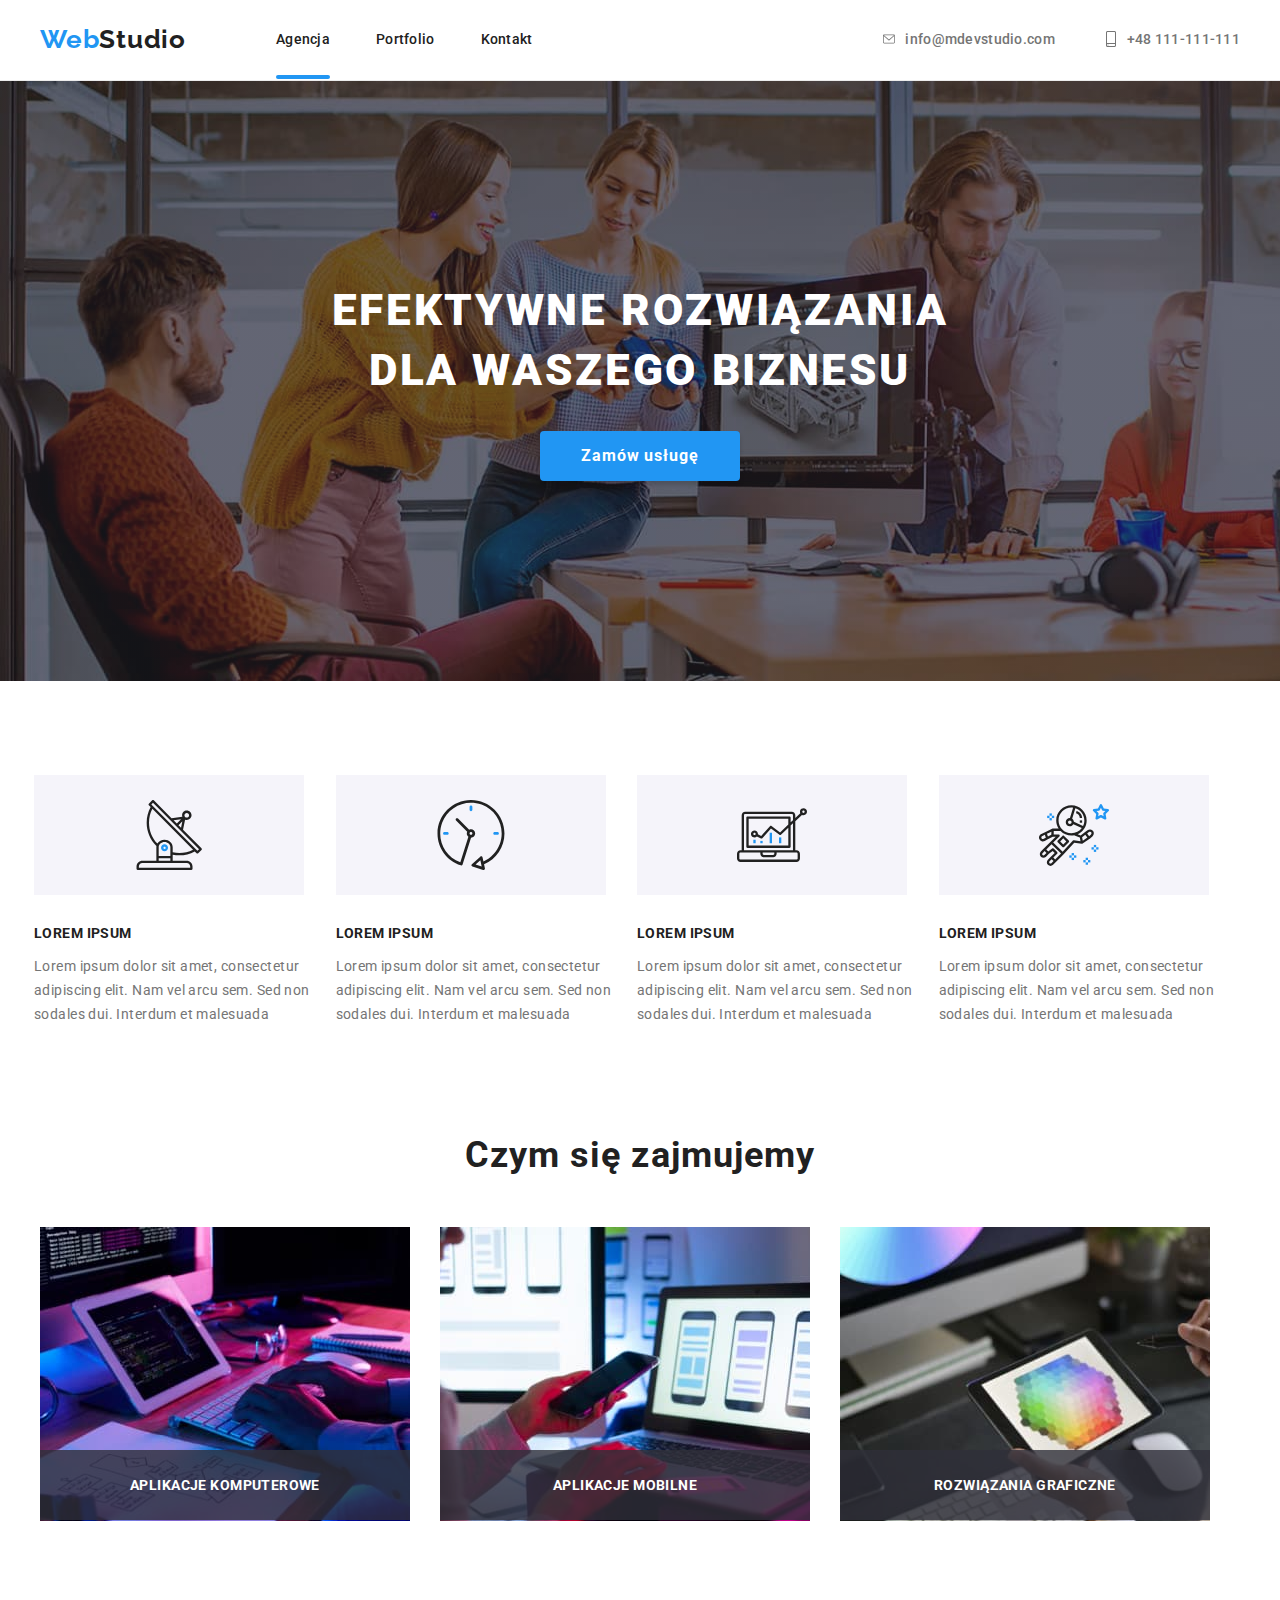
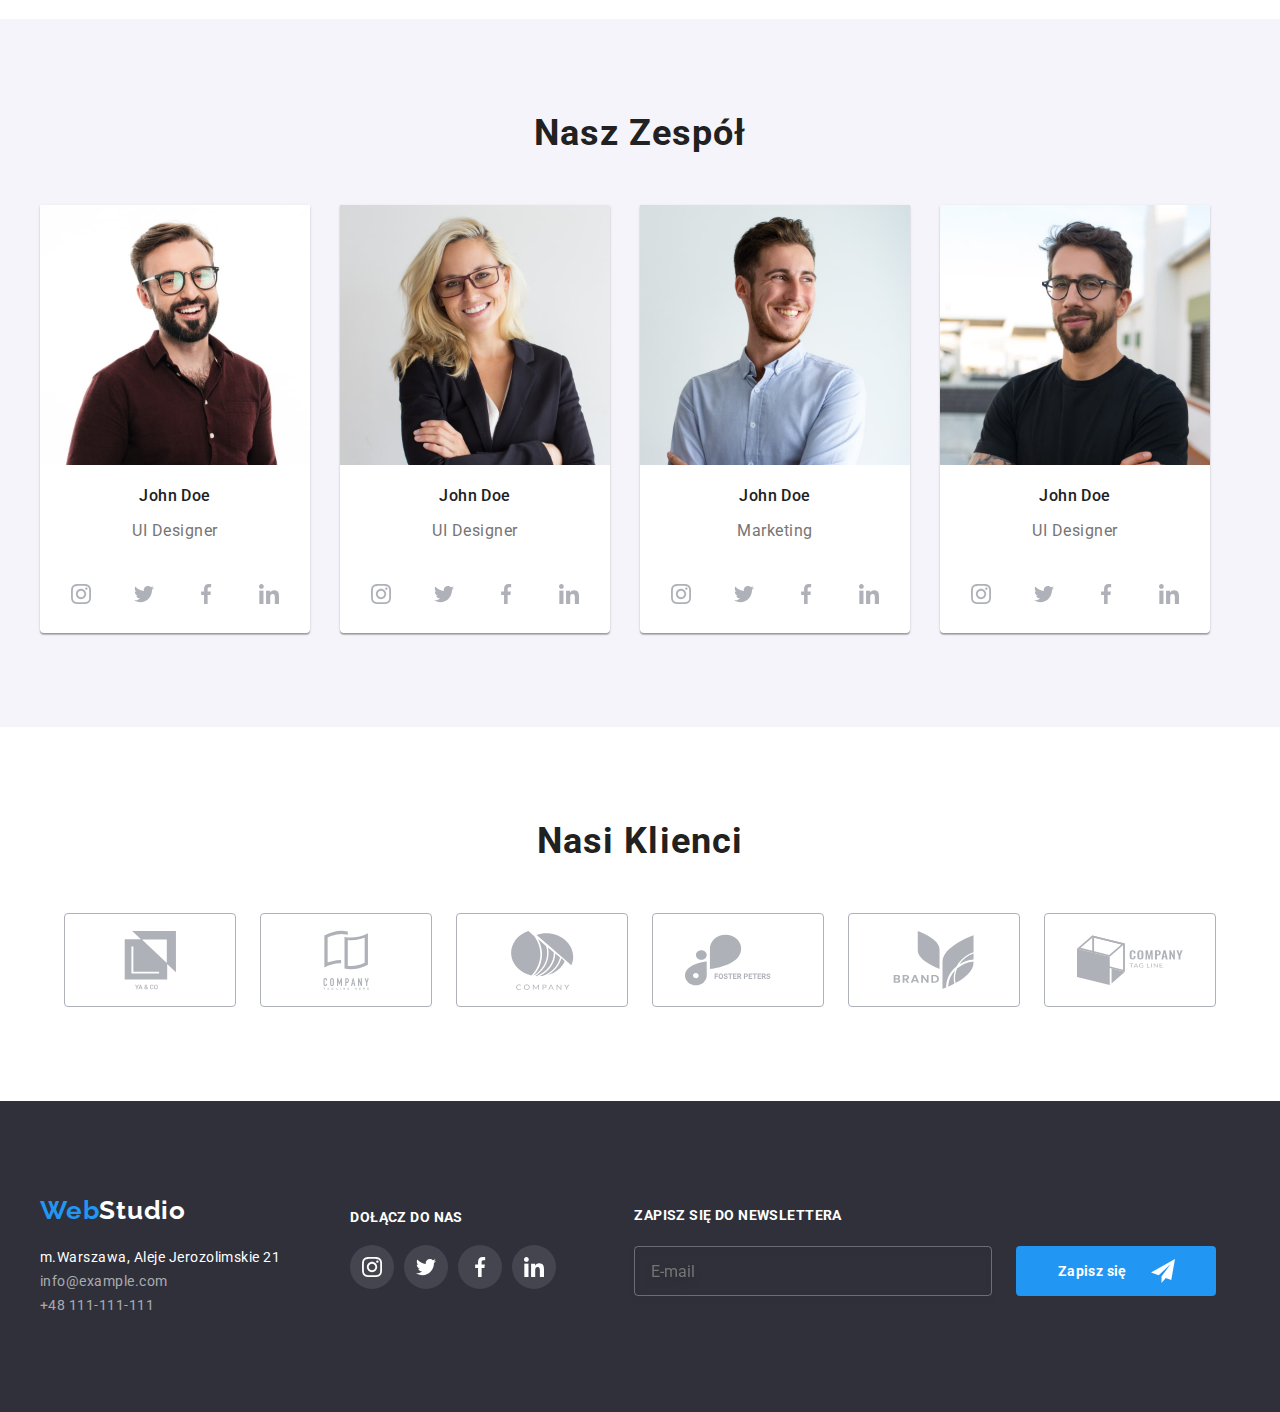
<file: index.html>
<!DOCTYPE html>
<html lang="pl">
  <head>
    <meta charset="utf-8" />
    <link
      rel="stylesheet"
      href="https://cdnjs.cloudflare.com/ajax/libs/modern-normalize/1.0.0/modern-normalize.min.css"
    />
    <link rel="stylesheet" href="./css/style.css" />
    <link rel="preconnect" href="https://fonts.googleapis.com" />
    <link rel="preconnect" href="https://fonts.gstatic.com" crossorigin />
    <link
      href="https://fonts.googleapis.com/css2?family=Raleway:wght@700&family=Roboto:wght@400;500;700;900&display=swap"
      rel="stylesheet"
    />
    <link
    rel="stylesheet"
    href="https://cdnjs.cloudflare.com/ajax/libs/animate.css/4.1.1/animate.min.css"
  />
    <title>WebStudio</title>
  </head>

  <body>
    <header class="header">
      <div class="container">
        <a class="logo" href="index.html"
          >Web<span class="span-logo">Studio</span></a
        >
        <nav class="navigation">
          <ul class="nav-list">
            <li class="nav-list-item">
              <a class="nav-list-link" href="./index.html">Agencja<span class="current"></span></a>
            </li>
            <li class="nav-list-item">
              <a class="nav-list-link" href="./portfolio.html">Portfolio</a>
            </li>
            <li class="nav-list-item">
              <a class="nav-list-link" href="/contact">Kontakt</a>
            </li>
          </ul>
        </nav>

        <a class="nav-address-mail" href="mailto:info@devstudio.com">
          <svg class="contact-icon" width="12" height="16">
            <use href="./images/icons.svg#icon-envelope"></use></svg
          >info@mdevstudio.com</a
        >
        <a class="nav-address-phone" href="tel:+48111111111">
          <svg class="contact-icon" width="12" height="16">
            <use href="./images/icons.svg#icon-smartphone"></use></svg
          >+48 111-111-111</a
        >
      </div>
    </header>

    <main>
      <section class="welcome">
        <div class="container">
          <h1 class="main-header">EFEKTYWNE ROZWIĄZANIA DLA WASZEGO BIZNESU</h1>
          <button class="main-button" type="button" data-modal-open>Zamów usługę</button>
        </div>
      </section>
      <section class="advantages section">
        <div class="container">
          <ul class="lorem-list">
            <li class="lorem-list-item">
              <div class="icon">
                <svg class="icon-group" width="70" height="70">
                  <use href="./images/icons.svg#icon-Group1"></use>
                </svg>
              </div>
              <h3 class="heading">LOREM IPSUM</h3>
              <p class="lorem-list-p">
                Lorem ipsum dolor sit amet, consectetur adipiscing elit. Nam vel
                arcu sem. Sed non sodales dui. Interdum et malesuada
              </p>
            </li>
            <li class="lorem-list-item">
              <div class="icon">
                <svg class="icon-group" width="70" height="70">
                  <use href="./images/icons.svg#icon-clock"></use>
                </svg>
              </div>
              <h3 class="heading">LOREM IPSUM</h3>
              <p class="lorem-list-p">
                Lorem ipsum dolor sit amet, consectetur adipiscing elit. Nam vel
                arcu sem. Sed non sodales dui. Interdum et malesuada
              </p>
            </li>
            <li class="lorem-list-item">
              <div class="icon">
                <svg class="icon-group" width="70" height="70">
                  <use href="./images/icons.svg#icon-Group3"></use>
                </svg>
              </div>
              <h3 class="heading">LOREM IPSUM</h3>
              <p class="lorem-list-p">
                Lorem ipsum dolor sit amet, consectetur adipiscing elit. Nam vel
                arcu sem. Sed non sodales dui. Interdum et malesuada
              </p>
            </li>
            <li class="lorem-list-item">
              <div class="icon">
                <svg class="icon-group" width="70" height="70">
                  <use href="./images/icons.svg#icon-Group4"></use>
                </svg>
              </div>
              <h3 class="heading">LOREM IPSUM</h3>
              <p class="lorem-list-p">
                Lorem ipsum dolor sit amet, consectetur adipiscing elit. Nam vel
                arcu sem. Sed non sodales dui. Interdum et malesuada
              </p>
            </li>
          </ul>
        </div>
      </section>

      <section class="section">
        <div class="container">
          <h2 class="section-header">Czym się zajmujemy</h2>
          <ul class="works-list">
            <li class="works-list-item">
              <img class="thumb"
                src="./images/box1.jpg"
                alt="osoba pracująca przy komputerze"
                width="370"
                height="294"
              />
              <p class="label">aplikacje komputerowe</p>
            </li>
            <li class="works-list-item">
              <img class="thumb"
                src="./images/box2.jpg"
                alt="osoba sprawdzająca telefon przy komputerze"
                width="370"
                height="294"
              />
              <p class="label">aplikacje mobilne</p>
            </li>
            <li class="works-list-item">
              <img class="thumb"
                src="./images/box3.jpg"
                alt="osoba sprawdzająca gamę kolorów na tablecie"
                width="370"
                height="294"
              />
              <p class="label">rozwiązania graficzne</p>
            </li>
          </ul>
        </div>
      </section>

      <section class="section team">
        <div class="container">
          <h2 class="section-header">Nasz Zespół</h2>
          <ul class="team-list">
            <li class="team-list-item">
              <figure class="team-list-card">
                <img
                  src="./images/img1.jpg"
                  width="270"
                  height="260"
                  alt="product designer"
                />
                <figcaption class="team-caption">
                  <p class="name">John Doe</p>
                  <p class="tile">UI Designer</p>
                </figcaption>
                <div class="socials-links">
                  <a class="team-list-link" href="#">
                    <svg class="social-icon" width="20" height="20">
                      <use href="./images/icons.svg#icon-instagram"></use>
                    </svg>
                  </a>
                  <a class="team-list-link" href="#">
                    <svg class="social-icon" width="20" height="20">
                      <use href="./images/icons.svg#icon-twitter"></use>
                    </svg>
                  </a>
                  <a class="team-list-link" href="#">
                    <svg class="social-icon" width="20" height="20">
                      <use href="./images/icons.svg#icon-facebook"></use>
                    </svg>
                  </a>
                  <a class="team-list-link" href="#">
                    <svg class="social-icon" width="20" height="20">
                      <use href="./images/icons.svg#icon-linkedin"></use>
                    </svg>
                  </a>
                </div>
              </figure>
            </li>
            <li class="team-list-item">
              <figure class="team-list-card">
                <img
                  src="./images/img.jpg"
                  width="270"
                  height="260"
                  alt="frontend developer"
                />
                <figcaption>
                  <p class="name">John Doe</p>
                  <p class="tile">UI Designer</p>
                </figcaption>
                <div class="socials-links">
                  <a class="team-list-link" href="#">
                    <svg class="social-icon" width="20" height="20">
                      <use href="./images/icons.svg#icon-instagram"></use>
                    </svg>
                  </a>
                  <a class="team-list-link" href="#">
                    <svg class="social-icon" width="20" height="20">
                      <use href="./images/icons.svg#icon-twitter"></use>
                    </svg>
                  </a>
                  <a class="team-list-link" href="#">
                    <svg class="social-icon" width="20" height="20">
                      <use href="./images/icons.svg#icon-facebook"></use>
                    </svg>
                  </a>
                  <a class="team-list-link" href="#">
                    <svg class="social-icon" width="20" height="20">
                      <use href="./images/icons.svg#icon-linkedin"></use>
                    </svg>
                  </a>
                </div>
              </figure>
            </li>
            <li class="team-list-item">
              <figure class="team-list-card">
                <img
                  src="./images/img2.jpg"
                  width="270"
                  height="260"
                  alt="Marketing"
                />
                <figcaption>
                  <p class="name">John Doe</p>
                  <p class="tile">Marketing</p>
                </figcaption>
                <div class="socials-links">
                  <a class="team-list-link" href="#">
                    <svg class="social-icon" width="20" height="20">
                      <use href="./images/icons.svg#icon-instagram"></use>
                    </svg>
                  </a>
                  <a class="team-list-link" href="#">
                    <svg class="social-icon" width="20" height="20">
                      <use href="./images/icons.svg#icon-twitter"></use>
                    </svg>
                  </a>
                  <a class="team-list-link" href="#">
                    <svg class="social-icon" width="20" height="20">
                      <use href="./images/icons.svg#icon-facebook"></use>
                    </svg>
                  </a>
                  <a class="team-list-link" href="#">
                    <svg class="social-icon" width="20" height="20">
                      <use href="./images/icons.svg#icon-linkedin"></use>
                    </svg>
                  </a>
                </div>
              </figure>
            </li>
            <li class="team-list-item">
              <figure class="team-list-card">
                <img
                  src="./images/img3.jpg"
                  width="270"
                  height="260"
                  alt="UI Designer"
                />
                <figcaption class="team-caption">
                  <p class="name">John Doe</p>
                  <p class="tile">UI Designer</p>
                </figcaption>
                <div class="socials-links">
                  <a class="team-list-link" href="#">
                    <svg class="social-icon" width="20" height="20">
                      <use href="./images/icons.svg#icon-instagram"></use>
                    </svg>
                  </a>
                  <a class="team-list-link" href="#">
                    <svg class="social-icon" width="20" height="20">
                      <use href="./images/icons.svg#icon-twitter"></use>
                    </svg>
                  </a>
                  <a class="team-list-link" href="#">
                    <svg class="social-icon" width="20" height="20">
                      <use href="./images/icons.svg#icon-facebook"></use>
                    </svg>
                  </a>
                  <a class="team-list-link" href="#">
                    <svg class="social-icon" width="20" height="20">
                      <use href="./images/icons.svg#icon-linkedin"></use>
                    </svg>
                  </a>
                </div>
              </figure>
            </li>
          </ul>
        </div>
      </section>

      <section class="clients section">
        <div class=" container">
          <h2 class="section-header">Nasi Klienci</h2>
          <ul class="cilents-list">
            <li class="clients-list-item">
              <a class="clients-list-link" href="#">
                <svg class="client-icon" width="106" height="60">
                  <use href="./images/icons.svg#icon-group5"></use>
                </svg>
              </a>
            </li>
            <li class="clients-list-item">
              <a class="clients-list-link" href="#">
                <svg class="client-icon" width="106" height="60">
                  <use href="./images/icons.svg#icon-group6"></use>
                </svg>
              </a>
            </li>
            <li class="clients-list-item">
              <a class="clients-list-link" href="#">
                <svg class="client-icon" width="106" height="60">
                  <use href="./images/icons.svg#icon-group7"></use>
                </svg>
              </a>
            </li>
            <li class="clients-list-item">
              <a class="clients-list-link" href="#">
                <svg class="client-icon" width="106" height="60">
                  <use href="./images/icons.svg#icon-group8"></use>
                </svg>
              </a>
            </li>
            <li class="clients-list-item">
              <a class="clients-list-link" href="#">
                <svg class="client-icon" width="106" height="60">
                  <use href="./images/icons.svg#icon-group9"></use>
                </svg>
              </a>
            </li>
            <li class="clients-list-item">
              <a class="clients-list-link" href="#">
                <svg class="client-icon" width="106" height="60">
                  <use href="./images/icons.svg#icon-group10"></use>
                </svg>
              </a>
            </li>            
          </ul>
        </div>
      </section>
    </main>

    <footer class="footer section">
      <div class="container">
        <div class="footer-left">
          <a class="logo-down" href="/logo"
          >Web<span class="footer-logo">Studio</span></a>
          <address class="address">
            m.Warszawa, Aleje Jerozolimskie 21
            <a class="foot-link" href="mailto:info@example.com">
              info@example.com</a> 
            <a class="foot-link" href="tel:+48111111111">+48 111-111-111</a>
          </address>
        </div> 
        <div class="footer-socials">
          <p class="footer-socials-text">dołącz do nas</p>
          <ul class="footer-socials-list">
            <li class="footer-socials-item">
              <a class="footer-socials-link" href="#">
                <svg class="social-icon" width="20" height="20">
                  <use href="./images/icons.svg#icon-instagram"></use>
                </svg>
              </a>
            </li>
            <li class="footer-socials-item">
              <a class="footer-socials-link" href="#">
                <svg class="social-icon" width="20" height="20">
                  <use href="./images/icons.svg#icon-twitter"></use>
                </svg>
              </a>
            </li>
            <li class="footer-socials-item">
              <a class="footer-socials-link" href="#">
                <svg class="social-icon" width="20" height="20">
                  <use href="./images/icons.svg#icon-facebook"></use>
                </svg>
              </a>
            </li>
            <li class="footer-socials-item">
              <a class="footer-socials-link" href="#">
                <svg class="social-icon" width="20" height="20">
                  <use href="./images/icons.svg#icon-linkedin"></use>
                </svg>
              </a>
            </li> 
          </ul>          
        </div> 

        <div class="footer-form-wrapper">
          <h4 class="footer-header">Zapisz się do newslettera</h4>
          <form class="footer-form">
            <label class="footer-form-field">
              <input class="footer-form-input" type="email" name="newsletter-email" placeholder="E-mail">
            </label>
            <button type="submit" class="footer-button">Zapisz się
              <svg class="footer-form-icon" width="24" height="24">
                <use href="./images/icons.svg#icon-icon-send"></use>
              </svg>
            </button>
        </div>
    </footer>

    <div class="backdrop is-hidden" data-modal>
      <div class="modal">
        <button type="button" class="close-btn" data-modal-close>
          <svg class="close-icon" width="18" height="18">
            <use href="./images/icons.svg#icon-x"></use>
          </svg>
        </button>
       <h2 class="modal-form-header">
        Zostaw swoje dane w formularzu poniżej
       </h2>
       <form class="modal-form">
         <label class="modal-form-field">
           Imię
          <span class="modal-form-input-wrapper">
           <input type="text" name="user_name" class="modal-form-input"/>
            <svg class="modal-form-icon" width="18" height="18">
              <use href="./images/icons.svg#icon-person-black"></use>
            </svg>           
          </span>
         </label>

         <label class="modal-form-field">
          Telefon
        <span class="modal-form-input-wrapper">
          <input type="tel" name="user_phone" class="modal-form-input">
          <svg class="modal-form-icon" width="18" height="18">
            <use href="./images/icons.svg#icon-phone-black"></use>
          </svg> 
        </span>
        </label>
      
        <label class="modal-form-field">
          Email
        <span class="modal-form-input-wrapper">
          <input type="email" name="user_mail" class="modal-form-input">
          <svg class="modal-form-icon" width="18" height="18">
            <use href="./images/icons.svg#icon-email-black"></use>
          </svg> 
        </span>
        </label>

        <label class="modal-form-field">
          Komentarz
          <textarea class="modal-form-message" name="user_message" rows="7" placeholder="Wprowadź tekst"></textarea>       
        </label>
          <input id="user_policy" type="checkbox" class="modal-form-policy visualy-hidden" name="user_policy" value="accept_policy">
        <label for="user_policy" class="modal-form-policy-text">
          Oświadczam iż akceptuję <a class="modal-form-link" href="#">Regulamin</a> i <a class="modal-form-link" href="#">Politykę Prywatności.</a>
        </label>
        <button type="submit" class="modal-form-btn">Wyślij</button>
        </form>
      </div>
    </div>
  <script src="./js/modal.js"></script>
  </body>
</html>
</file>
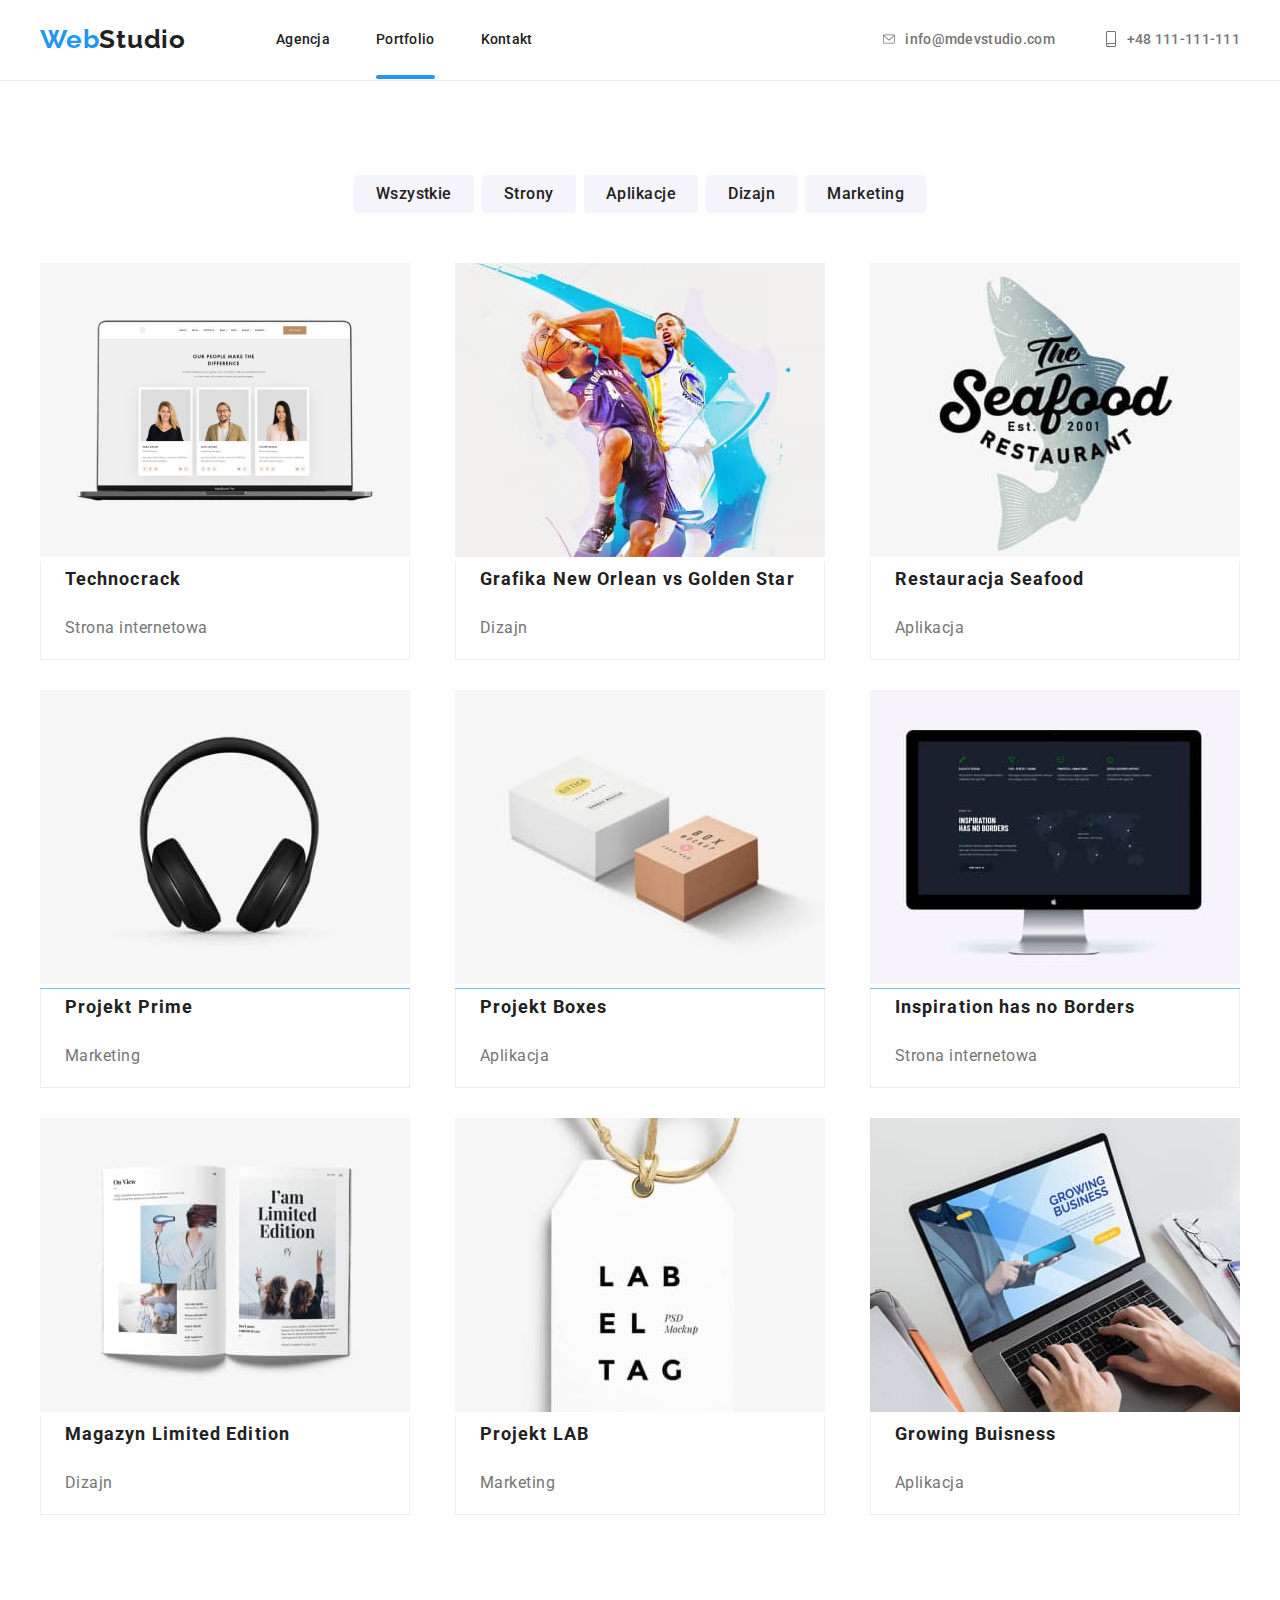
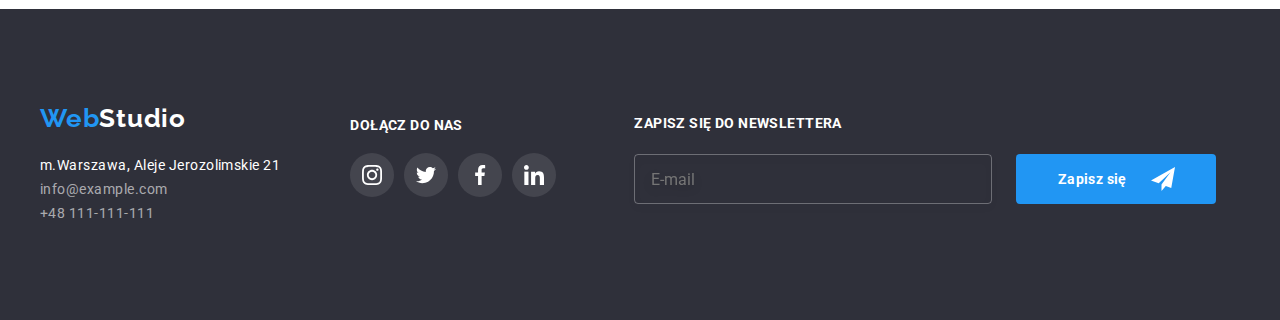
<file: portfolio.html>
<!DOCTYPE html>
<html lang="pl">
  <head>
    <meta charset="utf-8" />
    <link
      rel="stylesheet"
      href="https://cdnjs.cloudflare.com/ajax/libs/modern-normalize/1.0.0/modern-normalize.min.css"
    />
    <link rel="stylesheet" href="./css/style.css" />
    <link rel="preconnect" href="https://fonts.googleapis.com" />
    <link rel="preconnect" href="https://fonts.gstatic.com" crossorigin />
    <link
      href="https://fonts.googleapis.com/css2?family=Raleway:wght@700&family=Roboto:wght@400;500;700;900&display=swap"
      rel="stylesheet"
    />
    <title>WebStudio</title>
  </head>

  <body>
    <header class="header">
      <div class="container">
        <a class="logo" href="index.html"
          >Web<span class="span-logo">Studio</span></a
        >
        <nav class="navigation">
          <ul class="nav-list">
            <li class="nav-list-item">
              <a class="nav-list-link" href="./index.html">Agencja</a>
            </li>
            <li class="nav-list-item">
              <a class="nav-list-link" href="./portfolio.html"
                >Portfolio<span class="current"></span
              ></a>
            </li>
            <li class="nav-list-item">
              <a class="nav-list-link" href="/contact">Kontakt</a>
            </li>
          </ul>
        </nav>

        <a class="nav-address-mail" href="mailto:info@devstudio.com">
          <svg class="contact-icon" width="12" height="16">
            <use href="./images/icons.svg#icon-envelope"></use></svg
          >info@mdevstudio.com</a
        >
        <a class="nav-address-phone" href="tel:+48111111111">
          <svg class="contact-icon" width="12" height="16">
            <use href="./images/icons.svg#icon-smartphone"></use></svg
          >+48 111-111-111</a
        >
      </div>
    </header>

    <main class="section">
      <ul class="button-list">
        <li class="button-list-item">
          <button class="button" type="button">Wszystkie</button>
        </li>
        <li class="button-list-item">
          <button class="button" type="button">Strony</button>
        </li>
        <li class="button-list-item">
          <button class="button" type="button">Aplikacje</button>
        </li>
        <li class="button-list-item">
          <button class="button" type="button">Dizajn</button>
        </li>
        <li class="button-list-item">
          <button class="button" type="button">Marketing</button>
        </li>
      </ul>

      <div class="container">
        <ul class="photo-list">
          <li class="list-item">
            <figure class="box">
              <img
                class="photo-item"
                src="./images/imgportfolio.jpg"
                width="370"
                height="294"
              />
              <div class="overlay">
                <p>
                  Technocrack jest popularną platformą wykorzystywaną do
                  rozpowszechniania koronawirusa. Firmy wykorzystują tę
                  platformę do celów szpiegowskich i ataków na niezabezpieczone
                  serwery konkurencji
                </p>
              </div>
            </figure>
            <figcaption class="text-border">
              <p class="overtitle">Technocrack</p>
              <p class="undertitle">Strona internetowa</p>
            </figcaption>
          </li>
          <li class="list-item">
            <figure class="box">
              <img src="./images/img1portfolio.jpg" width="370" height="294" />
              <div class="overlay">
                <p>
                  Technocrack jest popularną platformą wykorzystywaną do
                  rozpowszechniania koronawirusa. Firmy wykorzystują tę
                  platformę do celów szpiegowskich i ataków na niezabezpieczone
                  serwery konkurencji
                </p>
              </div>
            </figure>
            <figcaption class="text-border">
              <p class="overtitle">Grafika New Orlean vs Golden Star</p>
              <p class="undertitle">Dizajn</p>
            </figcaption>
          </li>
          <li class="list-item">
            <figure class="box">
              <img src="./images/img2portfolio.jpg" width="370" height="294" />
              <div class="overlay">
                <p>
                  Technocrack jest popularną platformą wykorzystywaną do
                  rozpowszechniania koronawirusa. Firmy wykorzystują tę
                  platformę do celów szpiegowskich i ataków na niezabezpieczone
                  serwery konkurencji
                </p>
              </div>
            </figure>
            <figcaption class="text-border">
              <p class="overtitle">Restauracja Seafood</p>
              <p class="undertitle">Aplikacja</p>
            </figcaption>
          </li>
          <li class="list-item">
            <figure class="box">
              <img src="./images/img3portfolio.jpg" width="370" height="294" />
              <div class="overlay">
                <p>
                  Technocrack jest popularną platformą wykorzystywaną do
                  rozpowszechniania koronawirusa. Firmy wykorzystują tę
                  platformę do celów szpiegowskich i ataków na niezabezpieczone
                  serwery konkurencji
                </p>
              </div>
            </figure>
            <figcaption class="text-border">
              <p class="overtitle">Projekt Prime</p>
              <p class="undertitle">Marketing</p>
            </figcaption>
          </li>
          <li class="list-item">
            <figure class="box">
              <img src="./images/img4portfolio.jpg" width="370" height="294" />
              <div class="overlay">
                <p>
                  Technocrack jest popularną platformą wykorzystywaną do
                  rozpowszechniania koronawirusa. Firmy wykorzystują tę
                  platformę do celów szpiegowskich i ataków na niezabezpieczone
                  serwery konkurencji
                </p>
              </div>
            </figure>
            <figcaption class="text-border">
              <p class="overtitle">Projekt Boxes</p>
              <p class="undertitle">Aplikacja</p>
            </figcaption>
          </li>
          <li class="list-item">
            <figure class="box">
              <img src="./images/img5portfolio.jpg" width="370" height="294" />
              <div class="overlay">
                <p>
                  Technocrack jest popularną platformą wykorzystywaną do
                  rozpowszechniania koronawirusa. Firmy wykorzystują tę
                  platformę do celów szpiegowskich i ataków na niezabezpieczone
                  serwery konkurencji
                </p>
              </div>
            </figure>
            <figcaption class="text-border">
              <p class="overtitle">Inspiration has no Borders</p>
              <p class="undertitle">Strona internetowa</p>
            </figcaption>
          </li>
          <li class="list-item">
            <figure class="box">
              <img src="./images/img6portfolio.jpg" width="370" height="294" />
              <div class="overlay">
                <p>
                  Technocrack jest popularną platformą wykorzystywaną do
                  rozpowszechniania koronawirusa. Firmy wykorzystują tę
                  platformę do celów szpiegowskich i ataków na niezabezpieczone
                  serwery konkurencji
                </p>
              </div>
            </figure>
            <figcaption class="text-border">
              <p class="overtitle">Magazyn Limited Edition</p>
              <p class="undertitle">Dizajn</p>
            </figcaption>
          </li>
          <li class="list-item">
            <figure class="box">
              <img src="./images/img7_portfolio.jpg" width="370" height="294" />
              <div class="overlay">
                <p>
                  Technocrack jest popularną platformą wykorzystywaną do
                  rozpowszechniania koronawirusa. Firmy wykorzystują tę
                  platformę do celów szpiegowskich i ataków na niezabezpieczone
                  serwery konkurencji
                </p>
              </div>
            </figure>
            <figcaption class="text-border">
              <p class="overtitle">Projekt LAB</p>
              <p class="undertitle">Marketing</p>
            </figcaption>
          </li>
          <li class="list-item">
            <figure class="box">
              <img src="./images/img8portfolio.jpg" width="370" height="294" />
              <div class="overlay">
                <p>
                  Technocrack jest popularną platformą wykorzystywaną do
                  rozpowszechniania koronawirusa. Firmy wykorzystują tę
                  platformę do celów szpiegowskich i ataków na niezabezpieczone
                  serwery konkurencji
                </p>
              </div>
            </figure>
            <figcaption class="text-border">
              <p class="overtitle">Growing Buisness</p>
              <p class="undertitle">Aplikacja</p>
            </figcaption>
          </li>
        </ul>
      </div>
    </main>

    <footer class="footer section">
      <div class="container">
        <div class="footer-left">
          <a class="logo-down" href="/logo"
            >Web<span class="footer-logo">Studio</span></a
          >
          <address class="address">
            m.Warszawa, Aleje Jerozolimskie 21
            <a class="foot-link" href="mailto:info@example.com">
              info@example.com</a
            >
            <a class="foot-link" href="tel:+48111111111">+48 111-111-111</a>
          </address>
        </div>
        <div class="footer-socials">
          <p class="footer-socials-text">dołącz do nas</p>
          <ul class="footer-socials-list">
            <li class="footer-socials-item">
              <a class="footer-socials-link" href="#">
                <svg class="social-icon" width="20" height="20">
                  <use href="./images/icons.svg#icon-instagram"></use>
                </svg>
              </a>
            </li>
            <li class="footer-socials-item">
              <a class="footer-socials-link" href="#">
                <svg class="social-icon" width="20" height="20">
                  <use href="./images/icons.svg#icon-twitter"></use>
                </svg>
              </a>
            </li>
            <li class="footer-socials-item">
              <a class="footer-socials-link" href="#">
                <svg class="social-icon" width="20" height="20">
                  <use href="./images/icons.svg#icon-facebook"></use>
                </svg>
              </a>
            </li>
            <li class="footer-socials-item">
              <a class="footer-socials-link" href="#">
                <svg class="social-icon" width="20" height="20">
                  <use href="./images/icons.svg#icon-linkedin"></use>
                </svg>
              </a>
            </li>
          </ul>
        </div>

        <div class="footer-form-wrapper">
          <h4 class="footer-header">Zapisz się do newslettera</h4>
          <form class="footer-form">
            <label class="footer-form-field">
              <input class="footer-form-input" type="email" name="newsletter-email" placeholder="E-mail">
            </label>
            <button type="submit" class="footer-button">Zapisz się
              <svg class="footer-form-icon" width="24" height="24">
                <use href="./images/icons.svg#icon-icon-send"></use>
              </svg>
            </button>
        </div>
      </div>
    </footer>
  </body>
</html>
</file>
<file: css/style.css>
:root {
    --main-font: 'Roboto', sans-serif;
    --secondary-font: 'Raleway', sans-serif;
    --main-color: #757575;
    --secondary-color: #2196f3;
    --third-color: #fff;
    --four-color: #212121;
    --fifth-color: #2f303a;
    --sixth-color: rgba(255, 255, 255, 0.6);
    --seventh-color: #F5F4FA;
    --header-color: #ECECEC;
    --shadow-color: rgba(0, 0, 0, 0.15);
    --team-shadow-color: rgba(0, 0, 0, 0.12), 0px 1px 1px rgba(0, 0, 0, 0.14), 0px 2px 1px rgba(0, 0, 0, 0.2);
    --button-shadow-color: rgba(0, 0, 0, 0.1), 0px 1px 2px rgba(0, 0, 0, 0.08), 0px 2px 2px rgba(0, 0, 0, 0.12);
    --bg-overlay: rgba(47, 48, 58, 0.4);  
    --social-icon: #AFB1B8;
    --footer-social-icon: rgba(255, 255, 255, 0.1); 
    --image-bg: rgba(47, 48, 58, 0.8);
}
body {
    font-family: var(--main-font);
    color: var(--main-color);
}

/*==== COMPONENTS ====*/
.button:hover, .button:focus, .main-button:hover, .main-button:focus {
    background-color: var(--secondary-color);
    color: var(--third-color);
    cursor: pointer;
    box-shadow: 0px 3px 1px var(--button-shadow-color);
    border-radius: 4px;
}

.span-logo {
    color: var(--four-color);
}

.footer-logo {
    color: var(--third-color);
}

.container {
    width: 1200px;
    margin: 0 auto;
}

.section {
    padding: 94px 0;
}

h1, h2, h3, h4, h5, h6 {
    margin: 0;
}
.lorem-list, .works-list, .team-list, .button-list, .nav-list, .photo-list {
    list-style-type: none;
}

ul, li {
    margin: 0;
    padding: 0;
    list-style-type: none;
}

p {
    padding: 0;
} 

figure, figcaption {
    margin: 0;
    padding: 0;
}

.nav-list-link, .nav-address-mail, .nav-address-phone,
.team-list-link, .clients-list-link, .foot-link,
.footer-socials-link, .list-item, .main-button, .button {
    transition: all 250ms cubic-bezier(0.4, 0, 0.2, 1);
}


.nav-list-link:hover, .nav-list-link:focus, .nav-address-mail:hover,
.nav-address-mail:focus, .nav-address-phone:hover, .nav-address-phone:focus,
.team-list-link:hover, .team-list-link:focus {
    color: var(--secondary-color);
    fill: var(--secondary-color);
}

/*==== HEADER ====*/

.header {
    border-bottom: 1px solid var(--header-color)
}

.header .container {
    display: flex;
    padding-top: 24px;
    padding-bottom: 25px;
    align-items: center;
}

.logo, .logo-down {
    font-family: var(--secondary-font);
    font-size: 26px;
    line-height: 1.192;
    font-weight: 700;
    letter-spacing: 0.03em;
    text-decoration: none;
    color: var(--secondary-color);
    margin-right: 90px;
}

.nav-list {
    display: flex;
}

.nav-list-item:not(:last-child) {
    margin-right: 46px;
}

.nav-list-link {
    color: var(--four-color);
    position: relative;
}

.current::after {
    content: "";
    position: absolute;
    width: 100%;
    height: 4px;
    background-color: var(--secondary-color);
    bottom: -32px;
    left: 0;
    border-radius: 2px;
}

.nav-address-mail, .nav-address-phone {
    display: flex;
    color: var(--main-color);
    fill: var(--main-color);
    align-items: center;
    
}
.nav-address-mail {
    margin-left: auto;
    margin-right: 50px;
}

.contact-icon {
    margin-right: 10px;
}

.nav-list-link, .nav-address-mail, .nav-address-phone {
    font-weight: 500;
    font-size: 14px;
    line-height: 1.142;
    letter-spacing: 0.02em;
    text-decoration: none;
}

/*==== MAIN ====*/

.welcome {
    background-image: linear-gradient(
        var(--bg-overlay),
        var(--bg-overlay)),
    url('../images/bg-img.jpg');
    background-size: cover;
    background-repeat: no-repeat;
    display: flex;
    padding-top: 200px;
    padding-bottom: 200px;
}

.welcome .main-header {
    width: 696px;
    text-align: center;
    margin-left: auto;
    margin-right: auto;
}

.main-header {
    font-weight: 900;
    font-size: 44px;
    line-height: 1.363;
    letter-spacing: 0.06em;
    text-transform: uppercase;
    color: var(--third-color);
    margin-bottom: 30px;
}

.main-button {
    display: block;
    color: var(--third-color);
    background-color: var(--secondary-color);
    margin-right: auto;
    margin-left: auto;
    padding: 10px 41px;
    font-weight: 700;
    font-size: 16px;
    line-height: 1.875;
    align-items: center;
    text-align: center;
    letter-spacing: 0.06em;
    border-style: none;
    box-shadow: 0px 4px 4px var(--shadow-color);
    border-radius: 4px;
}

.advantages {
    padding-bottom: 0;
}

.lorem-list {
    display: flex;
    justify-content: space-evenly;
    margin-left: -30px;
}

.lorem-list-item {
    flex-basis: calc(100% / 4 - 30px);
  }

.icon {
    width: 270px;
    height: 120px;
    background-color: var(--seventh-color);
    display: flex;
    justify-content: center;
    align-items: center;
    margin-bottom: 30px;
}

.heading {
    color: var(--four-color);
    text-transform: uppercase;
    font-weight: 700;
    font-size: 14px;
    line-height: 1.142;
    letter-spacing: 0.03em;ś
}

.lorem-list-p {
    font-size: 14px;
    line-height: 1.714;
    letter-spacing: 0.03em;
    color: var(--main-color);
}

.section-header {
    font-weight: 700;
    font-size: 36px;
    line-height: 1.166;
    letter-spacing: 0.03em;
    text-align: center;
    margin-bottom: 50px;
    color: var(--four-color);
}

.works-list {
    display: flex;
    justify-content: space-evenly;
    margin-left: -30px;
}

.works-list-item {
    flex-basis: calc(100%/3-30px);
    position: relative;
   
}

.works-list-item > .label {
    position: absolute;
    text-transform: uppercase;
    text-align: center;
    font-weight: 700;
    color: var(--third-color);
    line-height: 1.172;
    font-size: 14px;
    letter-spacing: 0.03em;
    background-color: var(--image-bg);
    padding: 27px 90px;
    width: 100%;
    top: 209px;
    
    
}


.team {
    background-color: var(--seventh-color);  
}

.team-list {
    display: flex;
    justify-content: space-evenly;
    margin-left: -30px;
}

.team-list-item: {
    flex-basis: calc(100%/4-30px);
  }

.team-list-card {
    box-shadow: 0px 1px 3px var(--team-shadow-color);
    border-radius: 0px 0px 4px 4px;
    height: 428px;
    background-color: var(--third-color);
}

.socials-links {
    display: flex;
    padding-top: 16px;
    justify-content: space-evenly;
    align-content: center;
}

.team-list-link {
    display: flex;
    text-decoration: none;
    width: 44px;
    height: 44px;
    background-color: var(--third-color);
    justify-content: center;
    align-items: center;
    border-radius: 50%;
    fill: var(--social-icon);
    transition: all 250ms cubic-bezier(0.4, 0, 0.2, 1);
}

.team-list-link:focus, .team-list-link:hover {
    background-color: var(--secondary-color);
    fill: var(--third-color);  
}

.name {
    font-weight: 500;
    font-size: 16px;
    line-height: 1.187;
    letter-spacing: 0.03rem;
    color: var(--four-color);
    text-align: center;
}

.tile {
    font-size: 16px;
    line-height: 1.187;
    letter-spacing: 0.03rem;
    text-align: center;
}

/* ===== OUR CLIENTS ====*/
.cilents-list {
    display: flex;
    align-items: center;
    justify-content: space-evenly;
}

.clients-list-link {
    display: flex;
    fill: var(--social-icon);
    justify-content: center;
    align-items: center;
    border: 1px solid var(--social-icon);
    border-radius: 4px;
    padding: 16px 32px;
    transition: all 250ms cubic-bezier(0.4, 0, 0.2, 1);

}

.clients-list-link:hover, .clients-list-link:focus
{
    fill: var(--secondary-color);
    border: 1px solid var(--secondary-color);
}

/* ===== FOOTER ===== */

.footer {
    background-color: var(--fifth-color);
}

.footer .container {
    display: flex;
}

.footer-left .address {
    display: flex;
    flex-direction: column;
}

.address {
    font-size: 14px;
    line-height: 1.714;
    color: var(--third-color);
    font-style: normal;
    letter-spacing: 0.03rem;
    margin-top: 20px;
}

.foot-link {
    text-decoration: none;
    color: var(--sixth-color);
    transition: 250ms cubic-bezier(0.4, 0, 0.2, 1);
}

.foot-link:hover, .foot-link:focus {
    color: var(--secondary-color);
}

.footer-socials {
    margin-left: 70px;
}

.footer-socials-text {
    text-transform: uppercase;
    margin-bottom: 20px;
    color: var(--third-color);
    font-weight: 700;
    font-size: 14px;
    line-height: 16px;
    letter-spacing: 0.03em;
}

.footer-socials-list {
    display: flex;
    justify-content: space-evenly;
}

.footer-socials-item:not(:last-child) {
    margin-right: 10px;
}

.footer-socials-link {
    display: flex;
    text-decoration: none;
    width: 44px;
    height: 44px;
    background-color: var(--footer-social-icon);
    justify-content: center;
    align-items: center;
    border-radius: 50%;
    fill: var(--third-color);
    transition: all 250ms cubic-bezier(0.4, 0, 0.2, 1);
}

.footer-socials-link:focus, .footer-socials-link:hover {
    background-color: var(--secondary-color); 
}

/* ===== PORTFOLIO ===== */
.button { 
    font-weight: 500;
    font-size: 16px;
    padding: 6px 22px;
    line-height: 1.625;
    letter-spacing: 0.03em;
    color: var(--four-color);
    text-align: center;
    background-color: var(--seventh-color);
    border-radius: 4px;
    border: transparent;
}

.button-list {
    display: flex;
    justify-content: center;
    margin-bottom: 50px;
}

.button-list-item {

}

.button-list-item:not(:last-child) {
    margin-right: 8px;
}

.photo-list {
    display: flex;
    flex-wrap: wrap;
    margin-left: -30px;
    margin-top: -30px;
    justify-content: space-between;
    position: relative;
}

.list-item {
    margin-left: 30px;
    margin-top: 30px;
    flex-basis: calc(100% / 3 - 30px);
    max-width: 370px;
}

.box {
    position: relative;
    overflow: hidden;
}

.overlay {
    position: absolute;
    top: 0;
    left: 0;
    width: 100%;
    height: 100%;
    color: var(--third-color);
    padding: 49px 35px;
    font-size: 18px;
    line-height: 1.555;
    letter-spacing: 0.03em;
    transform: translateY(100%);
    background-color: var(--secondary-color);
    transition: transform 250ms cubic-bezier(0.4, 0, 0.2, 1);
}

.box:hover .overlay {
    transform: translateY(0);
  }

.list-item {
    transition: 250ms cubic-bezier(0.4, 0, 0.2, 1);
}

.list-item:hover, .list-item:focus {
    box-shadow: 0px 1px 1px rgba(0, 0, 0, 0.12), 0px 4px 4px rgba(0, 0, 0, 0.06),
    1px 4px 6px rgba(0, 0, 0, 0.16);
    cursor: pointer;
}

.text-border {
    border-left: 1px solid #EEEEEE;
    border-bottom: 1px solid #EEEEEE;
    border-right: 1px solid #EEEEEE;
    width: 370px;
    padding-left: 24px;
    z-index: 2;
}

.overtitle {
    color: var(--four-color);
    font-weight: 700;
    font-size: 18px;
    line-height: 2;
    letter-spacing: 0.06em;
    margin: 0;
    padding: 0;
}

.undertitle {
    font-size: 16px;
    line-height: 30px;
    letter-spacing: 0.03em;
    text-align: left;

}

/* ===== FOOTER SIGNUP FORM ===== */

.footer-form-wrapper {
    margin-top: 11px;
    margin-left: 78px;
}

.footer-header {
    margin-bottom: 20px;
    font-weight: 700;
    font-size: 14px;
    line-height: 1.42;
    letter-spacing: 0.03em;
    text-transform: uppercase;
    color: var(--third-color);
}

.footer-form {
    display: flex;
}

.footer-form-input {
    width: 358px;
    height: 50px;
    padding: 16px;
    border: 1px solid rgba(255, 255, 255, 0.3);
    filter: drop-shadow(0px 4px 4px rgba(0, 0, 0, 0.15));
    border-radius: 4px;
    background-color: transparent;
    color: rgba(255, 255, 255, 0.6);
}

.footer-button {
    display: flex;
    justify-content: center;
    align-items: center;
    width: 200px;
    height: 50px;
    color: var(--third-color);
    background-color: var(--secondary-color);
    border-radius: 4px;
    border: none;
    font-weight: 700;
    font-size: 14px;
    line-height: 1.142;
    letter-spacing: 0.03em;
    text-align: center;
    margin-left: 24px;
    cursor: pointer;
}

.footer-form-icon {
    margin-left: 24px;
}

/* ===== BACKDROP ===== */
.backdrop {
    position: fixed;
    top: 0;
    left: 0;
    width: 100%;
    height: 100%;
    background-color: rgba(0, 0, 0, 0.2);
    opacity: 1;
    transition: opacity 250ms cubic-bezier(0.4, 0, 0.2, 1) ;
}

.is-hidden {
    opacity: 0;
    pointer-events: none;
}

.modal {
    position: relative; 
    top: 50%;
    left: 50%;
    transform: translate(-50%, -50%);
    width: 528px;
    min-height: 581px;
    padding: 40px;
    background-color: var(--third-color);
    box-shadow: 0px 1px 3px rgba(0, 0, 0, 0.12), 0px 1px 1px rgba(0, 0, 0, 0.14), 0px 2px 1px rgba(0, 0, 0, 0.2);
    border-radius: 4px;
}

.close-btn {
    position: absolute;
    display: flex;
    top: 8px;
    right: 8px;
    background-color: var(--third-color);
    border: 1px solid rgba(0, 0, 0, 0.1);
    border-radius: 50%;
    cursor: pointer;
    justify-content: center;
    align-items: center;
    width: 30px;
    height: 30px;
}

/* ==== BACKDROP FORM ==== */

.modal-form-header {
    text-align: center;
    font-weight: 700;
    font-size: 20px;
    line-height: 15px;
    letter-spacing: 0.03em;
    margin-bottom: 12px;;
    color: black;
}

.modal-form {
    display: flex;
    flex-direction: column;
}

.modal-form-field {
    margin-bottom: 10px;
    font-size: 12px;
    line-height: 1.666;
    letter-spacing: 0.01em;
}

.modal-form-input-wrapper {
    position: relative;
    display: block;
    margin-top: 4px;   
}

.modal-form-input {
    width: 100%;
    height: 40px;
    border: 1px solid rgba(33, 33, 33, 0.2);
    border-radius: 4px;
    padding-left: 42px;
    transition: border-color 250ms cubic-bezier(0.4, 0, 0.2, 1);
}

.modal-form-icon {
    position: absolute;
    top: 50%;
    transform: translateY(-50%);
    left: 12px;
    transition: fill 250ms cubic-bezier(0.4, 0, 0.2, 1);
}

.modal-form-input:focus {
    outline: none;
    border-color: var(--secondary-color);
}

.modal-form-input:focus + .modal-form-icon {
    fill: var(--secondary-color);
}

.modal-form-message {
    width: 100%;
    height: 120px;
    border: 1px solid rgba(33, 33, 33, 0.2);
    border-radius: 4px;
    padding: 12px 16px;
    margin-top: 4px;
    margin-bottom: 20px;
    resize: none;
    transition: border-color 250ms cubic-bezier(0.4, 0, 0.2, 1);
}

.modal-form-message:focus {
    outline: none;
    border-color: var(--secondary-color);
}

.modal-form-policy-text::before {
    display: inline-block;
    content: "";
    background-image: url(../images/icons.svg#icon-Vector);
    width: 16px;
    height: 16px;
    border: 2px solid #212121;
    border-radius: 2px;
}

.modal-form-policy:checked + .modal-form-policy-text::before {
    background-color: var(--secondary-color);
    border: none;
    background-image: url("data:image/svg+xml;charset=utf8,%3Csvg width='13' height='10' viewBox='0 0 13 10' fill='none' xmlns='http://www.w3.org/2000/svg'%3E%3Cpath d='M1.95703 4.75166L1.88825 4.68604L1.81923 4.75141L0.93123 5.59258L0.854858 5.66492L0.930974 5.73753L4.42671 9.07236L4.49574 9.1382L4.56476 9.07236L12.069 1.91352L12.1449 1.84116L12.069 1.76881L11.1873 0.927644L11.1183 0.861826L11.0493 0.927611L4.49577 7.17353L1.95703 4.75166Z' fill='white' stroke='white' stroke-width='0.2'/%3E%3C/svg%3E");
    background-repeat: no-repeat;
    background-position: center;
}

.visualy-hidden {
    -moz-appearance: none;
    -webkit-appearance: none;
    appearance: none;
}

.modal-form-link:visited {
        color: var(--secondary-color);
}

.modal-form-btn {
    display: block;
    width: 200px;
    background-color: var(--secondary-color);
    padding: 10px 76px;
    text-align: center;
    border-radius: 4px;
    letter-spacing: 0.06em;
    font-size: 16px;
    font-weight: 700;
    line-height: 1.875;
    color: var(--third-color);
    margin-top: 30px;
    margin-left: auto;
    margin-right: auto;
    border: none;
    cursor: pointer;
}
</file>
